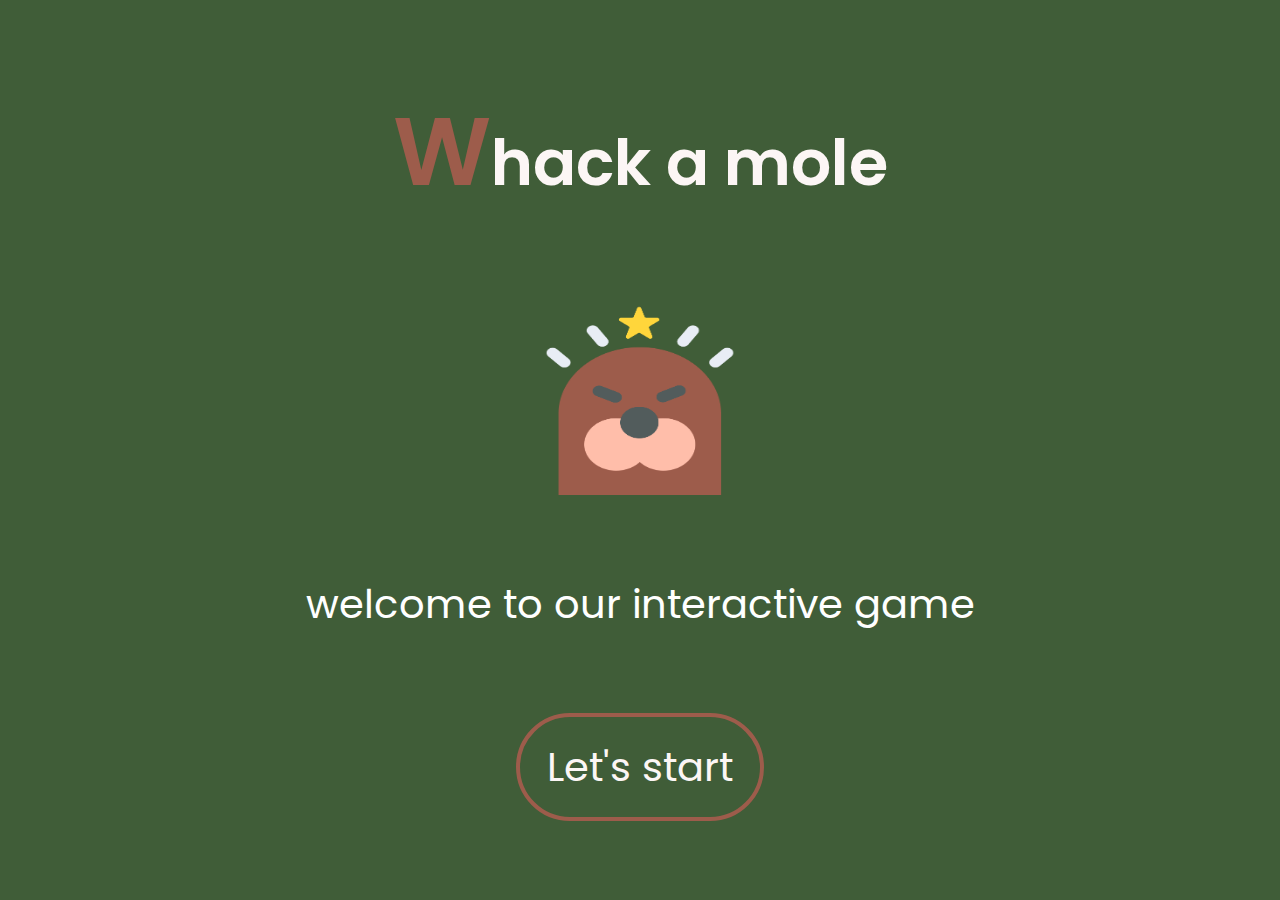
<file: index.html>
<!DOCTYPE html>
<html lang="en">
<head>
    <meta charset="UTF-8">
    <meta name="viewport" content="width=device-width, initial-scale=1.0">
    <title>Start Page</title>
    <link rel="stylesheet" href="style.css">
</head>
<body>
        <p>Whack a mole</p>
        <img src="mole-whacked.png" alt="mole-whacked">
        <p>welcome to our interactive game</p>
        <a href="home.html" class="start">Let's start</a>
</body>
</html>
</file>
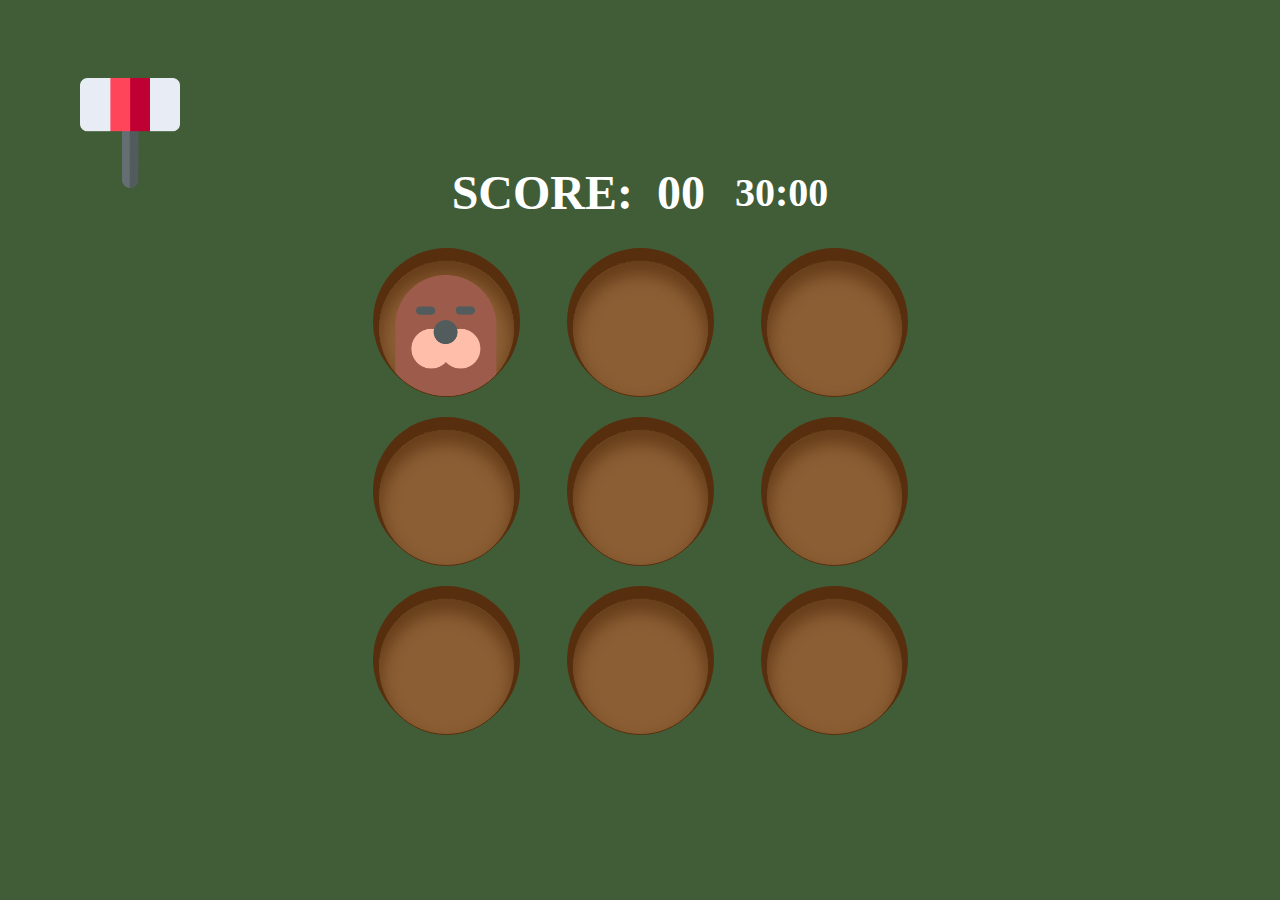
<file: home.html>
<!DOCTYPE html>
<html lang="en">
<head>
    <meta charset="UTF-8">
    <meta name="viewport" content="width=device-width, initial-scale=1.0">
    <title>Whackle a mole</title>
    <link rel="stylesheet" href="style1.css">
</head>
<body>
    <div class="popup">
        <h3>YOUR TIME IS OUT</h3>
        <button onclick="restartGame()">New Game</button>
    </div>
    <div class="box-area">
        <div class="score">
            <h3>SCORE: </h3>
            <p id="score">&nbsp;&nbsp;00</p>
            <div id="timer">
                30:00
            </div>
        </div>
        <div class="holes">
            <div class="hole"></div>
            <div class="hole"></div>
            <div class="hole"></div>
            <div class="hole"></div>
            <div class="hole"></div>
            <div class="hole"></div>
            <div class="hole"></div>
            <div class="hole"></div>
            <div class="hole"></div>
        </div>
    </div>
    <div class="cursor"> </div>
    <script src="home.js"></script>
</body>
</html>
</file>
<file: style.css>
@import url('https://fonts.googleapis.com/css2?family=Poppins:ital,wght@0,100;0,200;0,300;0,400;0,500;0,600;0,700;0,800;0,900;1,100;1,200;1,300;1,400;1,500;1,600;1,700;1,800;1,900&display=swap');
*{
    cursor: url("hammer_32x32_diagonal.png") 16 16 ,auto;
    margin:0;
    padding:0;
}
body{
    font-family: Poppins;
    min-height: 100vh;
    background-color: #405d38;
    display: flex;
    flex-direction: column;
    justify-content: space-evenly;
    align-items: center;
    
}
 p:nth-of-type(1){
    font-size: 4em;
    font-weight: 600;
    color:#FCF6F5 ;
    text-align: center;
}
p:nth-of-type(1)::first-letter{
    color: #9d5c4b;
    font-size: 6rem;
}
p{
    font-size: 2.5em;
    text-align: center;
    color:white;
}
.start{
    text-decoration: none;
    color:#FCF6F5 ;
    font-size: 2.5em;
    border-radius: 60px;
    border: 4px solid #9d5c4b;
    padding: 20px;
    width: 200px;
    display: flex;
    align-items: center;
    justify-content: center;
    text-align: center;
    position: relative;
    overflow: hidden;
}
.start::before{
    content: "";
    width: 100%;
    height: 100%;
    position: absolute;
    top: 0;
    left: -100%;
    background-color: #9d5c4b;
    border-radius: 60px;
    z-index: -1;
   
}
.start:hover::before{
    animation-name: slide;
    animation-duration: 0.5s;
    animation-timing-function: ease-out;
    animation-fill-mode: forwards;
}
@keyframes slide{
    from{
    }
    to{
        left:0;
    }
}
img{
    width: 12em;
    height: 12em;
}
</file>
<file: style1.css>
*{
    margin: 0;
    padding: 0;
}
html, body {
    height: 100%;
    margin: 0;
}

body {
    display: flex;
    align-items: center;
    justify-content: center;
    background-color: rgb(64, 93, 56); 
    overflow: hidden;
    cursor: none;
    
}
.box-area{
    width: 550px;
    height: 650px;
    display: flex;
    flex-direction: column;
    align-items: center;
    justify-content: space-evenly;
    position: relative;
}
.score
{
    display: flex;
    justify-content: center;
    align-items: center;
    text-align: center;
    width: 100%;
}

.score h3,p,#timer{
    font-size: 3em;
    font-weight: 600;
    color: white;
}

.holes
{
    width: 100%;
    display: grid;
    grid-gap: 2em 2em;
    grid-template-columns: repeat(3,minmax(50px,3fr));
    justify-items: center;
    align-items: center;
    
}
.holes .hole{
    width: 135px;
    height: 135px;
    border-radius: 50%;
    border:1px solid #582f0e;
    background-color: #8b5e34;
    box-shadow: inset 0px 11px 15px 3px #683f1b, 
    0px -7px 0 5px #582f0e ;
    position: relative;
    overflow: hidden;
}
.score #timer {
    font-size: 2.5em;
    margin-left: 30px;
    color: white;

}
.cursor{
    height: 110px;
    width: 100px;
    position: absolute;
    top: 100px;
    left:100px;
    background-image: url(hammer.png);
    background-size:100% 100% ;
    transform: translate(-20%,-20%);
    transition: transform .05s;
    pointer-events: none;

}
.cursor.active{
    transform:translate(-20%,-20%) rotate(-45deg)
}

.mole{
    width: 75%;
    position: absolute;
    bottom: 0;
    left:50%;
    transform: translateX(-50%);
    animation-name: moveUp;
    animation-duration: 0.3s;
    animation-timing-function: ease-out;
}
@keyframes  moveUp {
    from{
        bottom: -100%;
    }
    to{
        bottom: 0;  
    }
    
}
@media only screen and (max-width: 400px) {
    .box-area{
        width: 300px;
}
.holes .hole{
    width: 80px;
    height: 80px;
}
.score h3,p,#timer{
    font-size: 2em;
    font-weight: 600;
    color: white;
}
.cursor{
    height: 90px;
    width: 80px;
}
}
@media only screen and (min-width:400px) and (max-width: 600px) {
    .box-area{
        width: 350px;
}
.holes .hole{
    width: 100px;
    height: 100px;
}
}
@media only screen and (min-width: 600px) and (max-width: 768px) {
    .box-area{
        width: 450px;
}
.holes .hole{
    width: 120px;
    height: 120px;
}
}
.popup{
    height: 200px;
    width: 300px;
    font-size: 25px;
    border-radius: 30px;
    display: flex;
    flex-direction: column;
    justify-content: space-evenly;
    align-items: center;
    background-color: #8b5e34;
    box-shadow: 3px 4px 5px 0 black;
    color: white;
    z-index: -1;
    position: absolute;
    left:50%;
    top: 50%;
    transform: translate(-50%,-50%);
    visibility: hidden;
}
button{
    text-decoration: 0;
    color:black;
    border: 0;
    border-radius: 10px;
    height: 30px;
    width: 90px;
}
</file>
